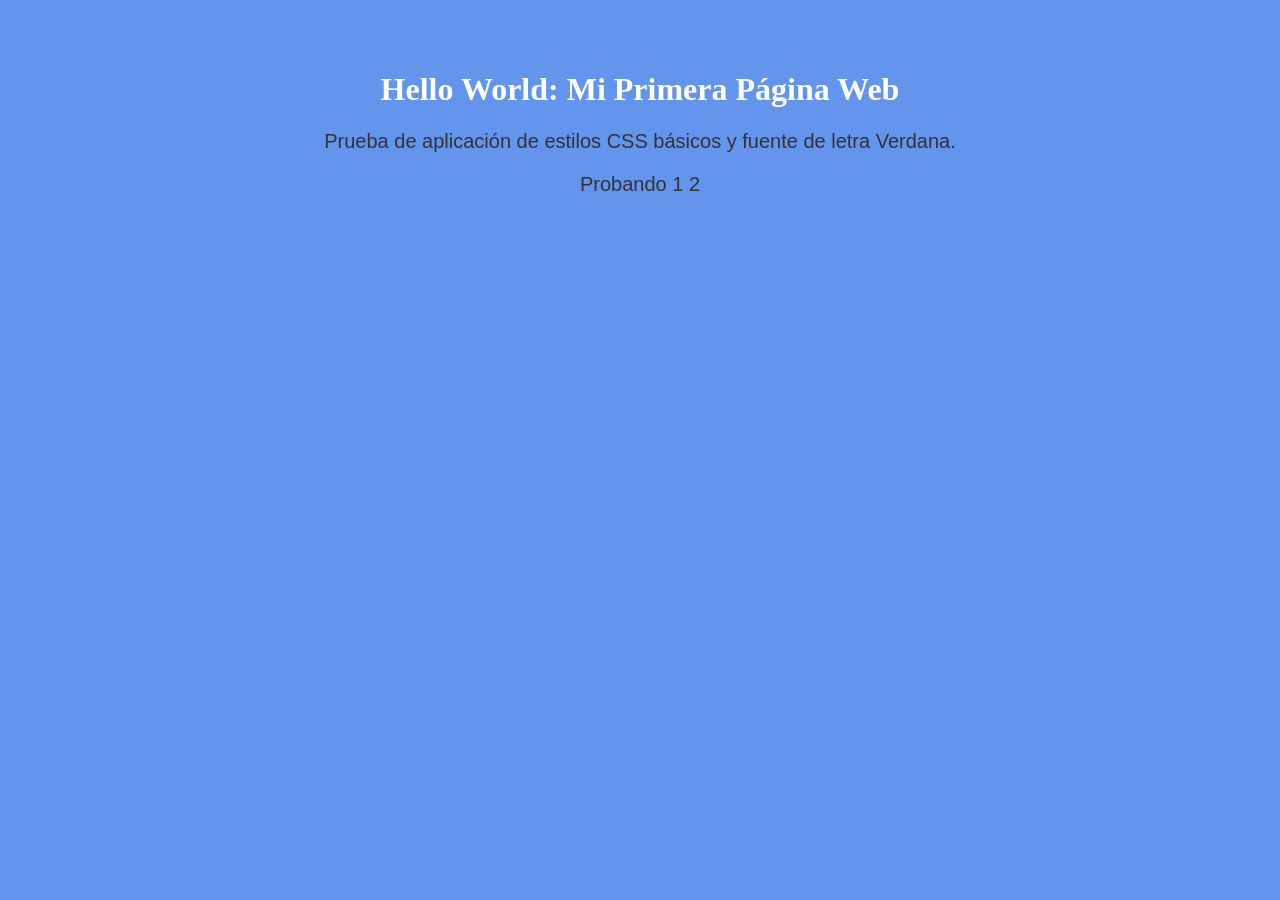
<file: practicas/practica01-helloworld/index.html>
<!DOCTYPE html>
<html lang="es">
<head>
	<meta charset="UTF-8">
	<meta name="viewport" content="width=device-width, initial-scale=1.0">
	<title>Práctica 01 | Hello World</title>
    <style>	
		body {
			background-color: #6495ED;
		}
		h1 {
			color: white;
			text-align: center;
			padding-top: 50px;
		}
		p {
			font-family: 'Verdana', sans-serif;
			font-size: 20px;
			color: #333333;
			text-align: center;
		}
	</style>
</head>
<body>
	<h1>Hello World: Mi Primera Página Web</h1>
	<p>Prueba de aplicación de estilos CSS básicos y fuente de letra Verdana.</p>
    <p>Probando 1 2</p>
</body>
</html>
</file>
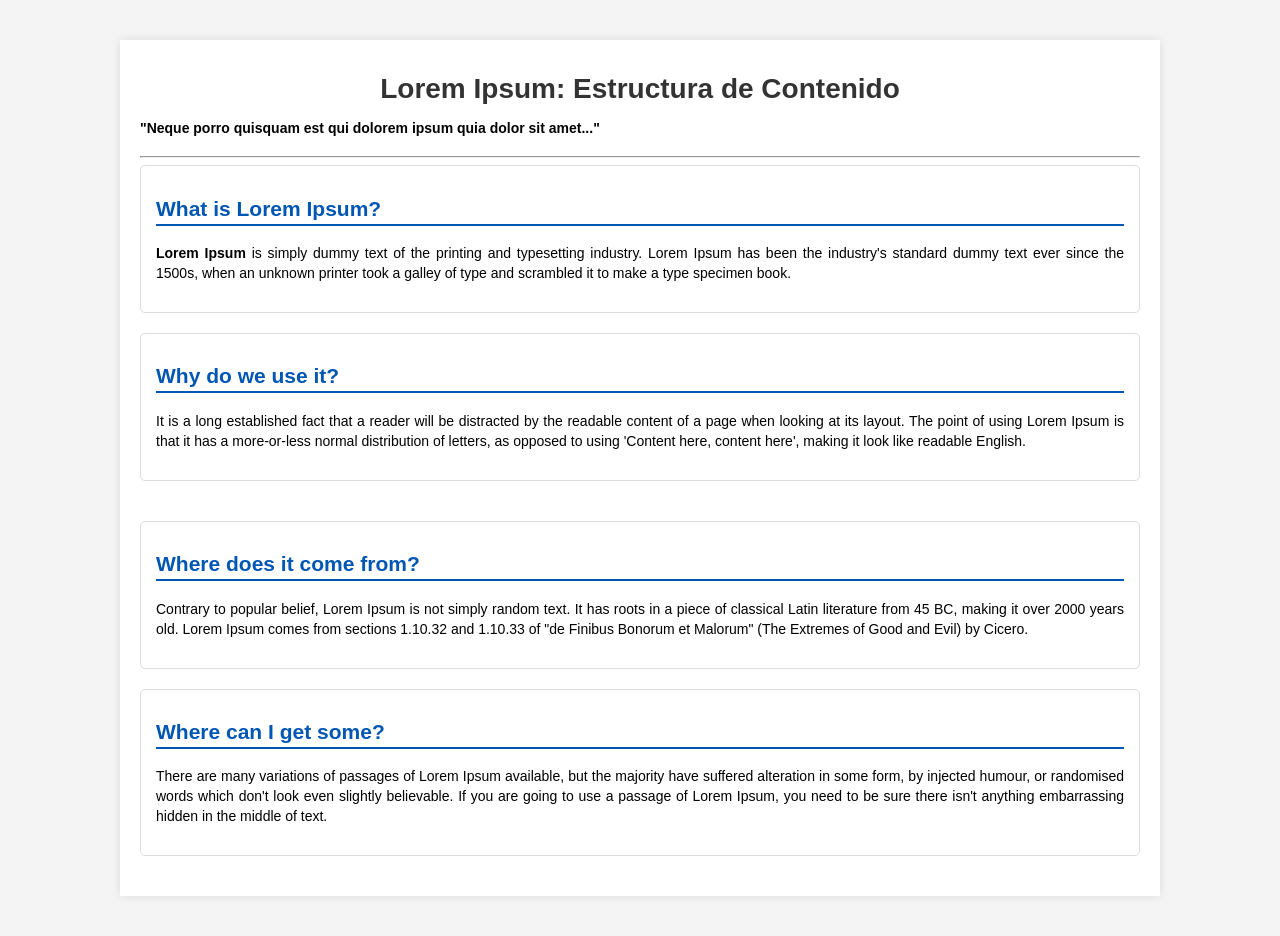
<file: practicas/practica02-lorelispum/index.html>
<!DOCTYPE html>
<html lang="es">
<head>
    <meta charset="UTF-8">
    <meta name="viewport" content="width=device-width, initial-scale=1.0">
    <title>Práctica 02 | Lorem Ipsum</title>
    <meta name="description" content="Estructura y estilos basados en el concepto de texto de relleno (Lorem Ipsum)." />
    <link rel="stylesheet" href="styles.css">
</head>
<body>
    <div id="Outer">
        <div id="Inner">
            <h1>Lorem Ipsum: Estructura de Contenido</h1>
            <h4>"Neque porro quisquam est qui dolorem ipsum quia dolor sit amet..."</h4>
            
            <hr />

            <div id="Content">
                <div id="Panes">
                    <div>
                        <h2>What is Lorem Ipsum?</h2>
                        <p><strong>Lorem Ipsum</strong> is simply dummy text of the printing and typesetting industry. Lorem Ipsum has been the industry's standard dummy text ever since the 1500s, when an unknown printer took a galley of type and scrambled it to make a type specimen book.</p>
                    </div>
                    <div>
                        <h2>Why do we use it?</h2>
                        <p>It is a long established fact that a reader will be distracted by the readable content of a page when looking at its layout. The point of using Lorem Ipsum is that it has a more-or-less normal distribution of letters, as opposed to using 'Content here, content here', making it look like readable English.</p>
                    </div>
                    <br />
                    <div>
                        <h2>Where does it come from?</h2>
                        <p>Contrary to popular belief, Lorem Ipsum is not simply random text. It has roots in a piece of classical Latin literature from 45 BC, making it over 2000 years old. Lorem Ipsum comes from sections 1.10.32 and 1.10.33 of "de Finibus Bonorum et Malorum" (The Extremes of Good and Evil) by Cicero.</p>
                    </div>
                    <div>
                        <h2>Where can I get some?</h2>
                        <p>There are many variations of passages of Lorem Ipsum available, but the majority have suffered alteration in some form, by injected humour, or randomised words which don't look even slightly believable. If you are going to use a passage of Lorem Ipsum, you need to be sure there isn't anything embarrassing hidden in the middle of text.</p>
                    </div>
                </div>
            </div>
        </div>
    </div>
</body>
</html>
</file>
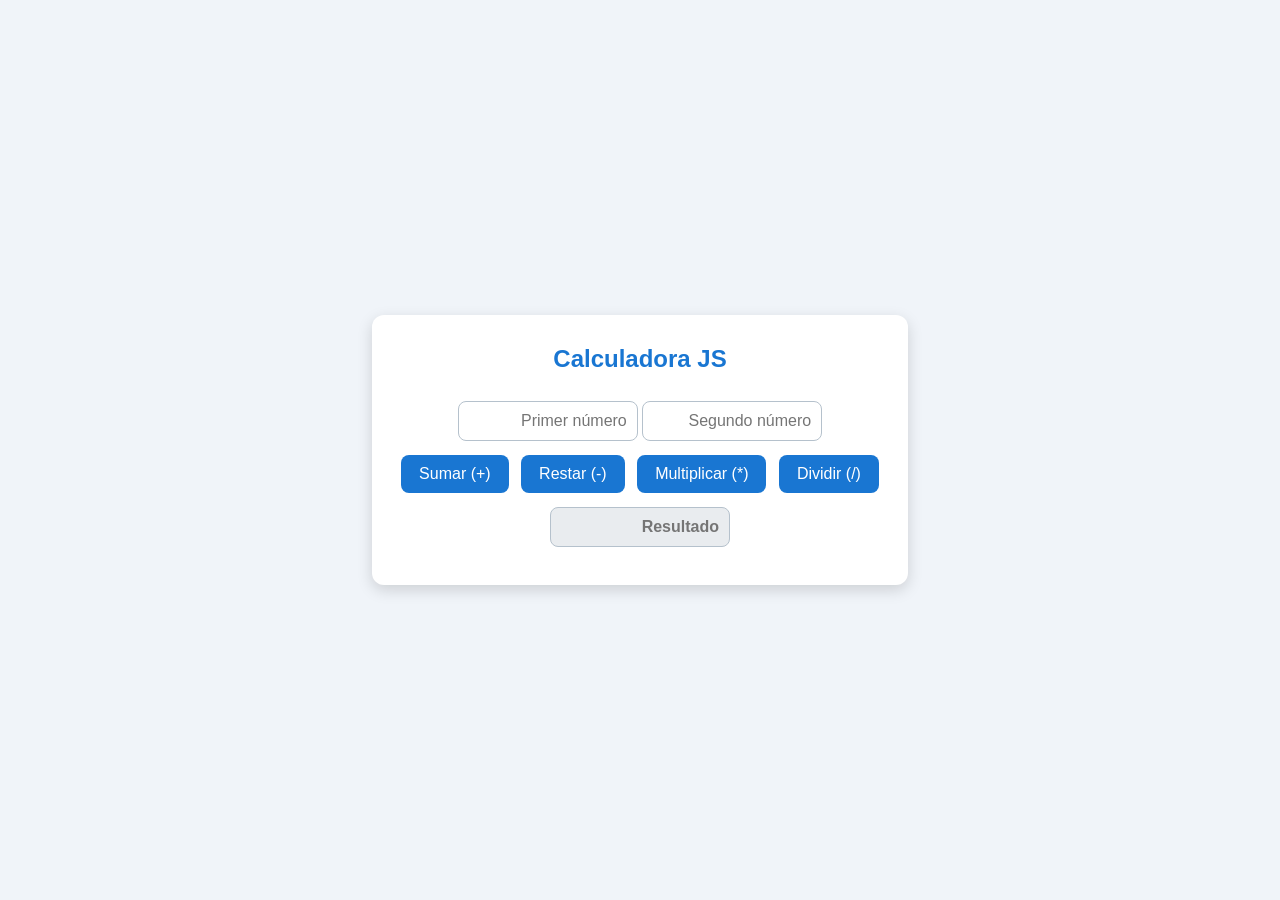
<file: practicas/practica03-calculadora/index.html>
<!DOCTYPE html>
<html lang="es">
<head>
    <meta charset="UTF-8">
    <meta name="viewport" content="width=device-width, initial-scale=1.0">
    <title>Práctica 03 | Calculadora Básica</title>
    <link rel="stylesheet" href="styles.css">
</head>
<body>
    <div class="calculadora">
        <h2>Calculadora JS</h2>
        <input type="text" id="num1" placeholder="Primer número" aria-label="Primer número">
        <input type="text" id="num2" placeholder="Segundo número" aria-label="Segundo número">
        <br>
        <button onclick="realizarOperacion('sumar')">Sumar (+)</button>
        <button onclick="realizarOperacion('restar')">Restar (-)</button>
        <button onclick="realizarOperacion('multiplicar')">Multiplicar (*)</button>
        <button onclick="realizarOperacion('dividir')">Dividir (/)</button>
        <br>
        <input type="text" id="resultado" placeholder="Resultado" disabled aria-label="Resultado">
    </div>
    <script src="main.js"></script>
</body>
</html>
</file>
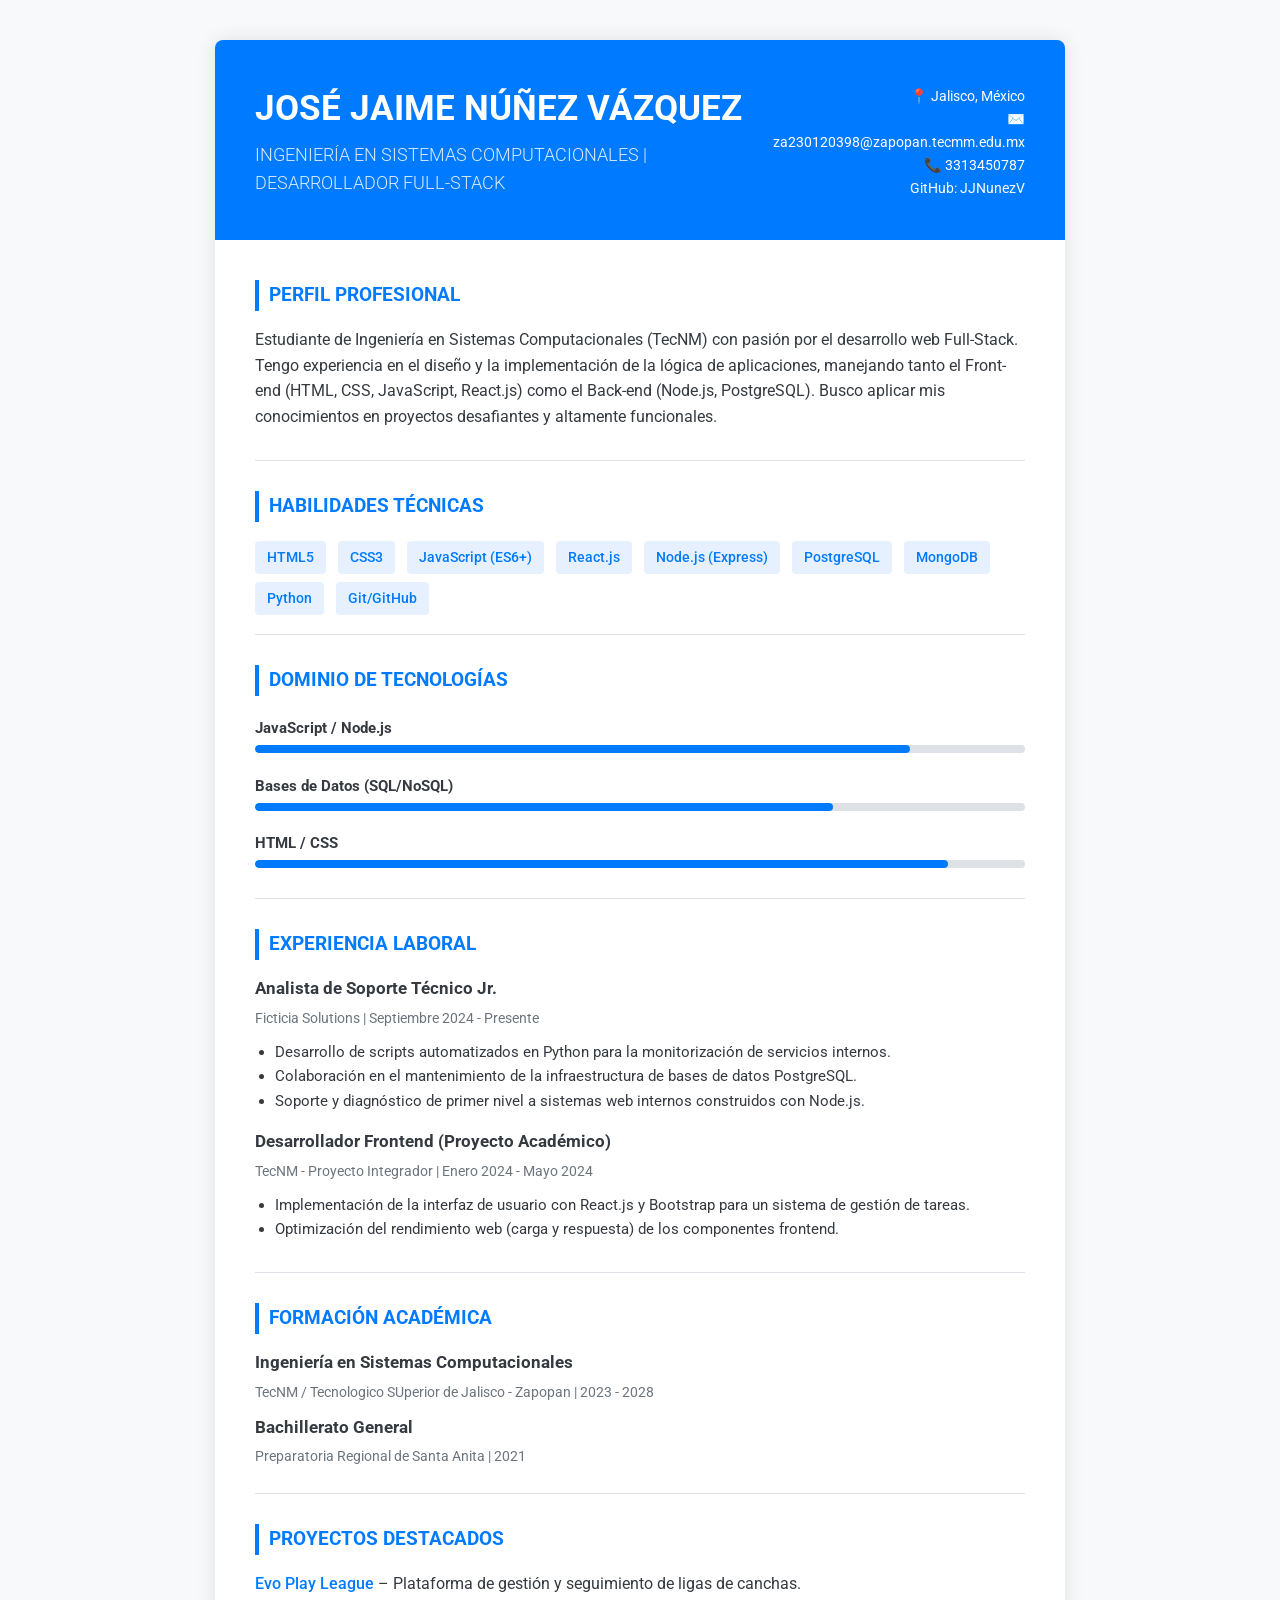
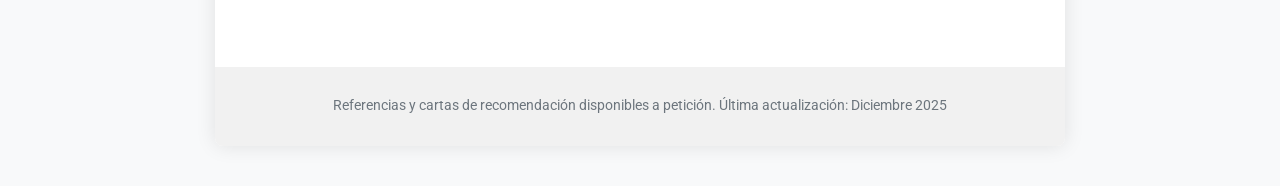
<file: practicas/practica05-cv/index.html>
<!DOCTYPE html>
<html lang="es">
<head>
	<meta charset="UTF-8">
	<meta name="viewport" content="width=device-width, initial-scale=1.0">
	<title>Currículum Vitae - José Jaime Núñez Vázquez | Desarrollador Full-Stack</title>
	<meta name="description" content="Currículum profesional en desarrollo de sistemas y full-stack">
	<link rel="stylesheet" href="styles.css">
    <link href="https://fonts.googleapis.com/css2?family=Roboto:wght@300;400;700&display=swap" rel="stylesheet">
</head>
<body>
    <div class="cv-container">
        
        <header class="header-section">
            <div class="profile-info">
                <h1>JOSÉ JAIME NÚÑEZ VÁZQUEZ</h1>
                <h2>INGENIERÍA EN SISTEMAS COMPUTACIONALES | DESARROLLADOR FULL-STACK</h2>
            </div>
            <address class="contact-info">
                <p>📍 Jalisco, México</p>
                <p>✉️ <a href="mailto:za230120398@zapopan.tecmm.edu.mx">za230120398@zapopan.tecmm.edu.mx</a></p>
                <p>📞 3313450787</p>
                <p><a href="https://github.com/JJNunezV" target="_blank">GitHub: JJNunezV</a></p>
            </address>
        </header>

        <main>
            <section id="perfil" class="main-content">
                <h3>PERFIL PROFESIONAL</h3>
                <p>
                    Estudiante de Ingeniería en Sistemas Computacionales (TecNM) con pasión por el desarrollo web Full-Stack. 
                    Tengo experiencia en el diseño y la implementación de la lógica de aplicaciones, manejando tanto el 
                    Front-end (HTML, CSS, JavaScript, React.js) como el Back-end (Node.js, PostgreSQL). 
                    Busco aplicar mis conocimientos en proyectos desafiantes y altamente funcionales.
                </p>
            </section>
            
            <section id="habilidades" class="main-content">
                <h3>HABILIDADES TÉCNICAS</h3>
                <div class="skill-tags">
                    <span>HTML5</span>
                    <span>CSS3</span>
                    <span>JavaScript (ES6+)</span>
                    <span>React.js</span>
                    <span>Node.js (Express)</span>
                    <span>PostgreSQL</span>
                    <span>MongoDB</span>
                    <span>Python</span>
                    <span>Git/GitHub</span>
                </div>
            </section>

            <section id="dominio-progreso" class="main-content">
                <h3>DOMINIO DE TECNOLOGÍAS</h3>
                <div class="progress-area">
                    <div class="progress-item">
                        <h4>JavaScript / Node.js</h4>
                        <div class="progress-bar-base"><div class="progress-bar-value" data-value="85"></div></div>
                    </div>
                    <div class="progress-item">
                        <h4>Bases de Datos (SQL/NoSQL)</h4>
                        <div class="progress-bar-base"><div class="progress-bar-value" data-value="75"></div></div>
                    </div>
                    <div class="progress-item">
                        <h4>HTML / CSS</h4>
                        <div class="progress-bar-base"><div class="progress-bar-value" data-value="90"></div></div>
                    </div>
                </div>
            </section>

            <section id="experiencia" class="main-content">
                <h3>EXPERIENCIA LABORAL</h3>
                <article>
                    <h4>Analista de Soporte Técnico Jr.</h4>
                    <p class="meta-info">Ficticia Solutions | Septiembre 2024 - Presente</p>
                    <ul>
                        <li>Desarrollo de scripts automatizados en Python para la monitorización de servicios internos.</li>
                        <li>Colaboración en el mantenimiento de la infraestructura de bases de datos PostgreSQL.</li>
                        <li>Soporte y diagnóstico de primer nivel a sistemas web internos construidos con Node.js.</li>
                    </ul>
                </article>
                <article>
                    <h4>Desarrollador Frontend (Proyecto Académico)</h4>
                    <p class="meta-info">TecNM - Proyecto Integrador | Enero 2024 - Mayo 2024</p>
                    <ul>
                        <li>Implementación de la interfaz de usuario con React.js y Bootstrap para un sistema de gestión de tareas.</li>
                        <li>Optimización del rendimiento web (carga y respuesta) de los componentes frontend.</li>
                    </ul>
                </article>
            </section>
            
            <section id="educacion" class="main-content">
                <h3>FORMACIÓN ACADÉMICA</h3>
                <div class="education-item">
                    <h4>Ingeniería en Sistemas Computacionales</h4>
                    <p class="meta-info">TecNM / Tecnologico SUperior de Jalisco - Zapopan | 2023 - 2028</p>
                </div>
                <div class="education-item">
                    <h4>Bachillerato General</h4>
                    <p class="meta-info">Preparatoria Regional de Santa Anita | 2021</p>
                </div>
            </section>
            
            <section id="proyectos" class="main-content">
                <h3>PROYECTOS DESTACADOS</h3>
                <ul>
                    <li><a href="https://github.com/JJNunezV/EvoPlay" target="_blank">Evo Play League</a> – Plataforma de gestión y seguimiento de ligas de canchas.</li>
                </ul>
            </section>

        </main>
        
        <footer class="footer-section">
            <p>Referencias y cartas de recomendación disponibles a petición. Última actualización: Diciembre 2025</p>
        </footer>
    </div>
    <script src="main.js"></script>
</body>
</html>
</file>
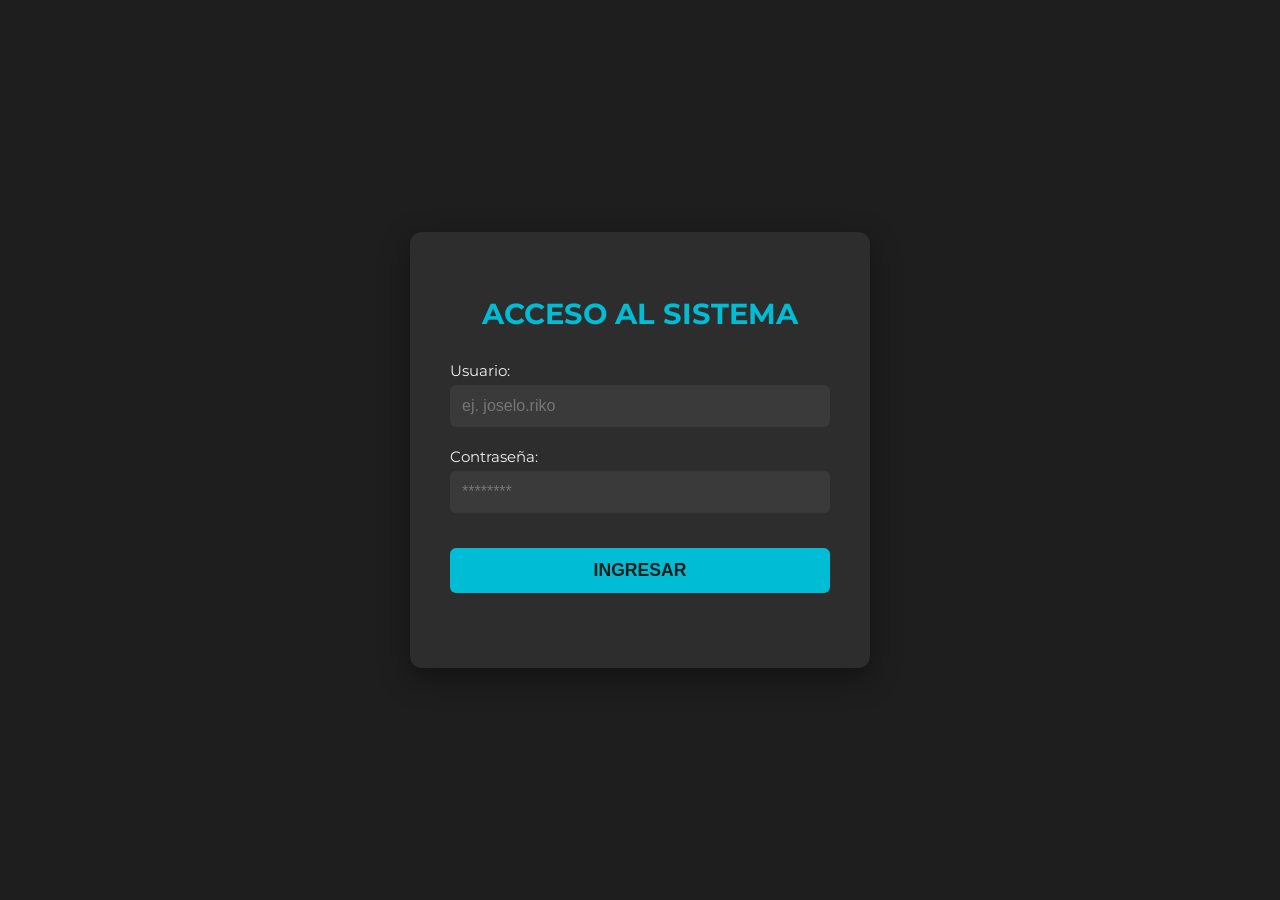
<file: practicas/practica10-loginHTML-JS/index.html>
<!DOCTYPE html>
<html lang="es">
<head>
    <meta charset="UTF-8">
    <meta name="viewport" content="width=device-width, initial-scale=1.0">
    <title>Práctica 10 | Acceso Seguro</title>
    <link rel="stylesheet" href="styles.css">
    <link href="https://fonts.googleapis.com/css2?family=Montserrat:wght@400;700&display=swap" rel="stylesheet">
</head>
<body>
    <div class="main-container">
        <div class="auth-card">
            <h2 class="card-title">ACCESO AL SISTEMA</h2>
            <form id="loginForm">
                <div class="input-group">
                    <label for="usuario">Usuario:</label>
                    <input type="text" id="usuario" placeholder="ej. joselo.riko" required aria-label="Usuario">
                </div>
                <div class="input-group">
                    <label for="contrasena">Contraseña:</label>
                    <input type="password" id="contrasena" placeholder="********" required aria-label="Contraseña">
                </div>
                <button type="submit" class="btn btn-primary">INGRESAR</button>
                <div id="mensajeError" class="error-message"></div>
            </form>
        </div>
    </div>
    <script src="login.js"></script>
</body>
</html>
</file>
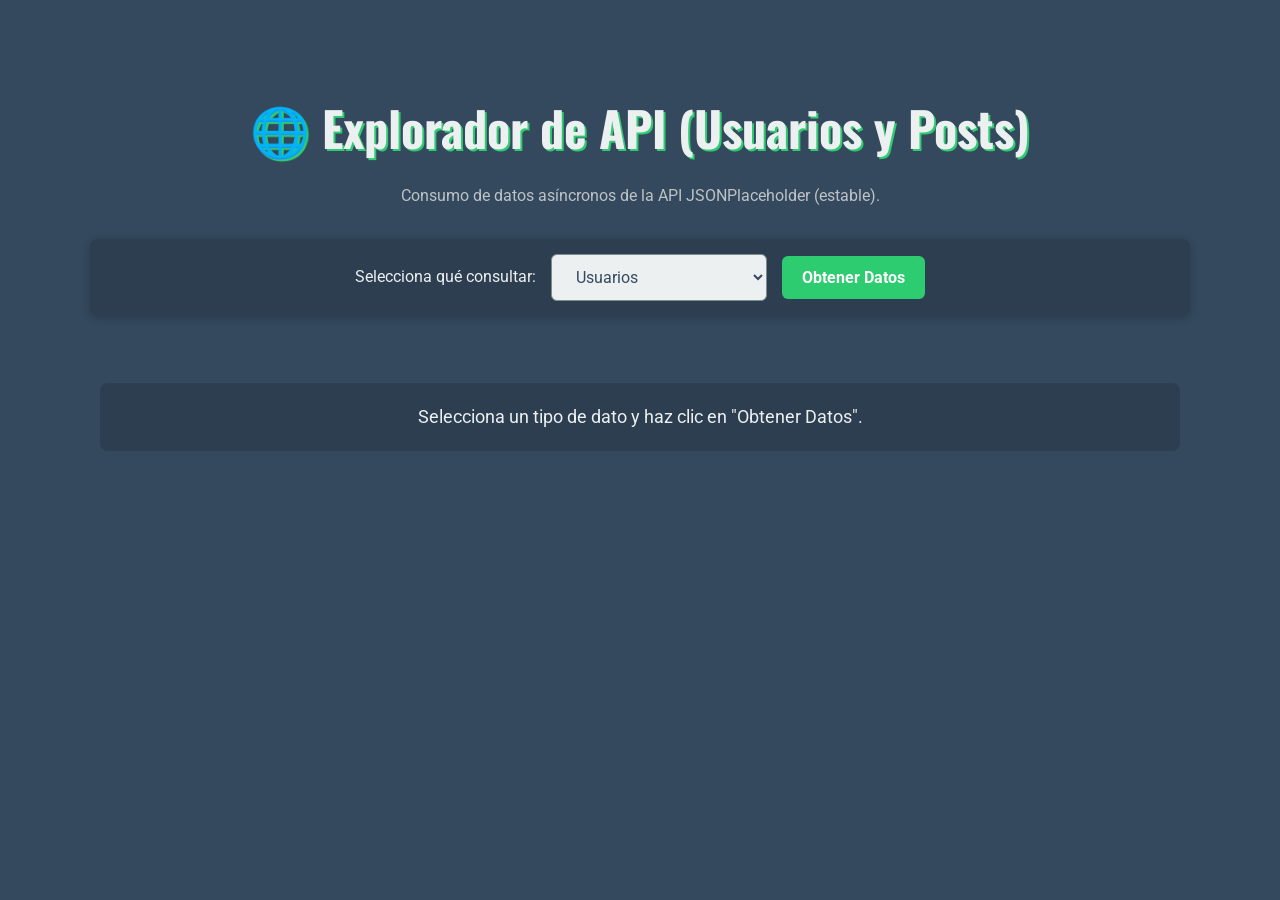
<file: practicas/practica11-API-Example/index.html>
<!DOCTYPE html>
<html lang="es">
<head>
    <meta charset="UTF-8" />
    <meta name="viewport" content="width=device-width, initial-scale=1.0" />
    <title>Práctica 11 | Explorador de API (JSONPlaceholder)</title>
    <link rel="stylesheet" href="styles.css" />
    <link href="https://fonts.googleapis.com/css2?family=Roboto:wght@300;400;700&family=Oswald:wght@500&display=swap" rel="stylesheet">
</head>
<body>
    <div class="main-wrapper">
        <header>
            <h1>🌐 Explorador de API (Usuarios y Posts)</h1>
            <p>Consumo de datos asíncronos de la API JSONPlaceholder (estable).</p>
        </header>

        <div class="controls-panel">
            <label for="tipo">Selecciona qué consultar:</label>
            <select id="tipo" aria-label="Seleccionar tipo de datos">
                <option value="users">Usuarios</option>
                <option value="posts">Publicaciones (Posts)</option>
            </select>
            <button id="obtener" class="btn">Obtener Datos</button>
        </div>

        <div id="resultado" class="results-container">
            <p class="initial-message">Selecciona un tipo de dato y haz clic en "Obtener Datos".</p>
        </div>
    </div>

    <script src="main.js"></script>
</body>
</html>
</file>
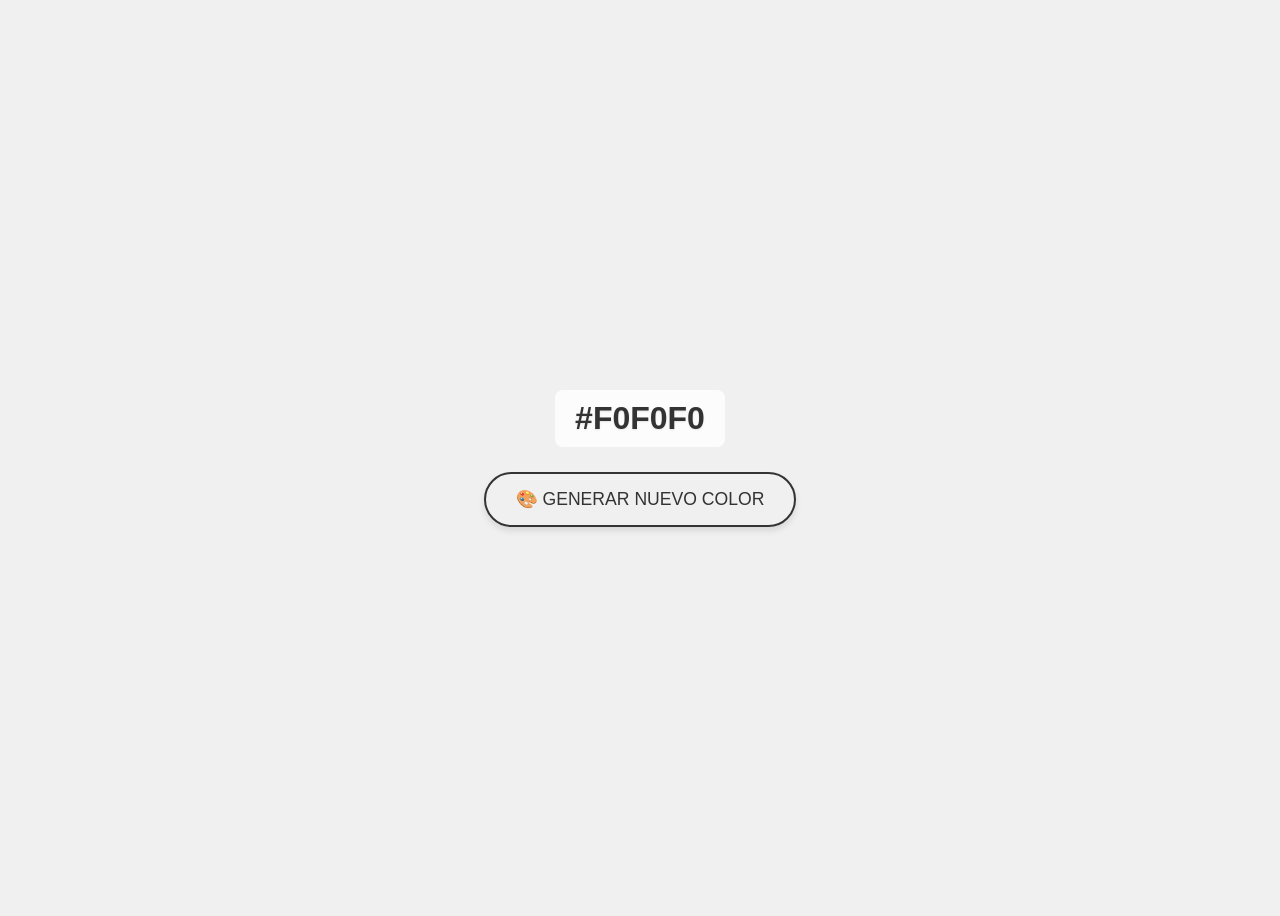
<file: practicas/practica09-complementosJS/background/index.html>
<!DOCTYPE html>
<html lang="es">
<head>
	<meta charset="UTF-8">
	<title>Cambiador de Fondo Hexadecimal</title>
	<style>
		body {
			font-family: 'Roboto', sans-serif;
			display: flex;
			flex-direction: column;
			justify-content: center;
			align-items: center;
			height: 100vh;
			transition: background-color 0.8s ease-in-out; 
			background-color: #f0f0f0; 
		}

		#color-hex {
			font-size: 2em;
			color: #333;
			margin-bottom: 25px;
			padding: 10px 20px;
			background: rgba(255, 255, 255, 0.8);
			border-radius: 8px;
			font-weight: bold;
			text-shadow: 0 1px 2px rgba(0,0,0,0.1);
		}

		button {
			padding: 15px 30px;
			font-size: 1.1em;
			border: 2px solid #333;
			border-radius: 50px; 
			background: transparent;
			color: #333;
			cursor: pointer;
			transition: all 0.3s ease;
			box-shadow: 0 4px 6px rgba(0,0,0,0.1);
		}

		button:hover {
			background: #333;
			color: #fff;
			transform: translateY(-2px);
			box-shadow: 0 6px 10px rgba(0,0,0,0.15);
		}
	</style>
</head>
<body>
	<span id="color-hex">#F0F0F0</span>
	<button id="btnCambiarFondo">🎨 GENERAR NUEVO COLOR</button>

	<script>
		const boton = document.getElementById("btnCambiarFondo");
		const displayHex = document.getElementById("color-hex");

		function colorAleatorio() {
			const letras = "0123456789ABCDEF";
			let color = "#";
			for (let i = 0; i < 6; i++) {
				color += letras[Math.floor(Math.random() * 16)];
			}
			return color;
		}

		boton.addEventListener("click", () => {
			const nuevoColor = colorAleatorio();
			document.body.style.backgroundColor = nuevoColor;
			displayHex.textContent = nuevoColor;
		});
	</script>
</body>
</html>
</file>
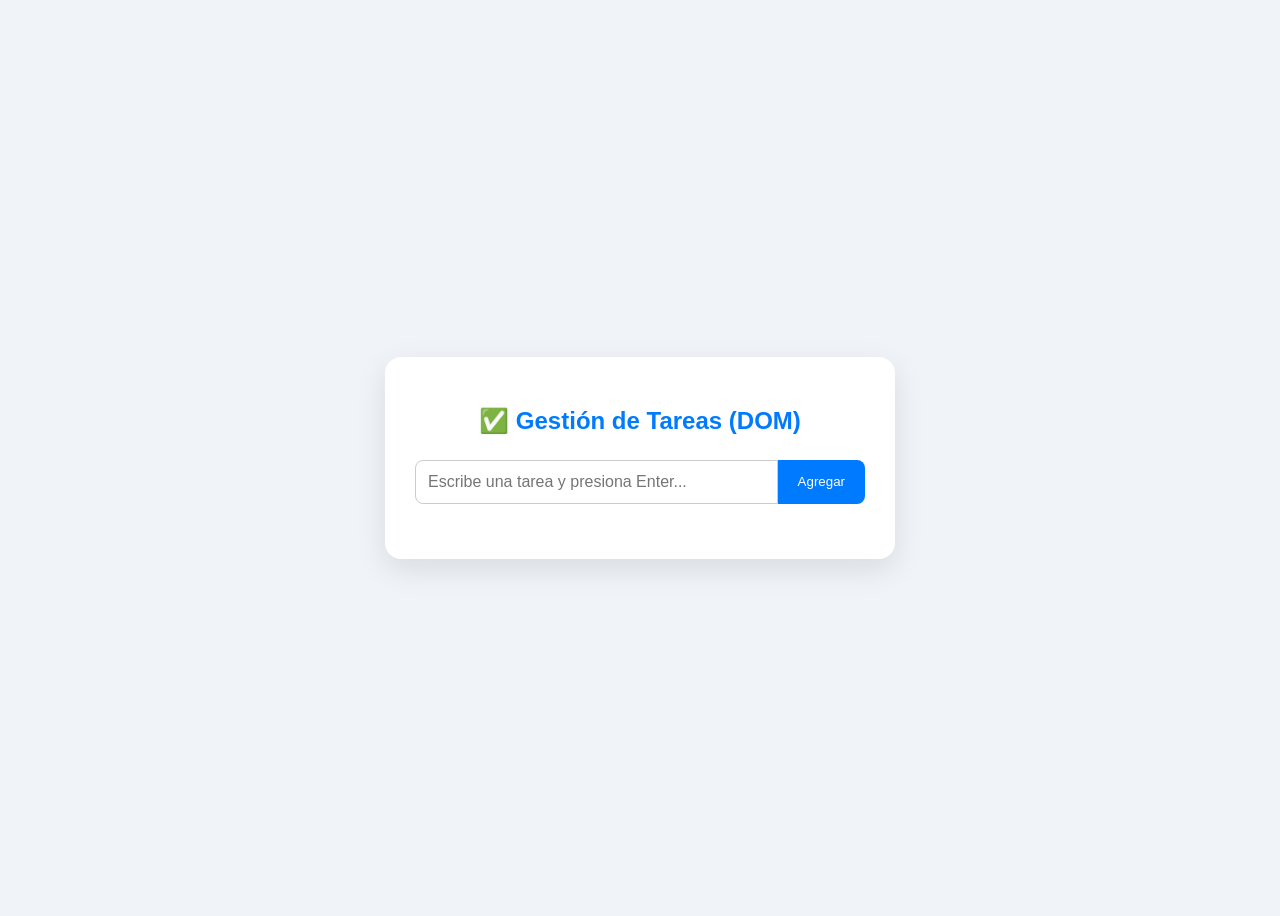
<file: practicas/practica09-complementosJS/checklist/index.html>
<!DOCTYPE html>
<html lang="es">
<head>
	<meta charset="UTF-8">
	<title>Lista de Tareas Interactivas (To-Do)</title>
	<style>
		body {
			font-family: 'Roboto', sans-serif;
			background: #f0f4f9;
			display: flex;
			justify-content: center;
			align-items: center;
			height: 100vh;
		}

		.todo-container {
			background: #fff;
			padding: 30px;
			border-radius: 16px;
			box-shadow: 0 10px 30px rgba(0,0,0,0.1);
			width: 450px;
			max-width: 90%;
		}

		h2 {
			text-align: center;
			color: #007bff;
			margin-bottom: 25px;
			font-weight: 700;
		}

		.input-group {
			display: flex;
			margin-bottom: 25px;
		}

		input {
			flex: 1;
			padding: 12px;
			border: 1px solid #ccc;
			border-radius: 8px 0 0 8px;
			font-size: 1em;
			outline: none;
		}

		button#agregarBtn {
			padding: 12px 20px;
			background: #007bff;
			color: #fff;
			border: none;
			border-radius: 0 8px 8px 0;
			cursor: pointer;
			transition: background 0.3s;
		}

		button#agregarBtn:hover {
			background: #0056b3;
		}

		ul {
			list-style: none;
			padding: 0;
		}

		li {
			display: flex;
			justify-content: space-between;
			align-items: center;
			background: #f7f9fc;
			margin-bottom: 10px;
			padding: 12px 15px;
			border-radius: 8px;
			transition: all 0.3s;
		}

		li.completed {
			text-decoration: line-through;
			color: #777;
			background: #d4edda;
			border-left: 5px solid #28a745;
		}

		.acciones button {
			margin-left: 8px;
			padding: 6px 10px;
			font-size: 0.9em;
			border-radius: 6px;
			border: none;
			color: white;
		}

		.btn-completar { background: #28a745; }
		.btn-completar:hover { background: #218838; }

		.btn-eliminar { background: #dc3545; }
		.btn-eliminar:hover { background: #c82333; }
	</style>
</head>
<body>
	<div class="todo-container">
		<h2>✅ Gestión de Tareas (DOM)</h2>
		<div class="input-group">
			<input type="text" id="nuevaTarea" placeholder="Escribe una tarea y presiona Enter...">
			<button id="agregarBtn">Agregar</button>
		</div>
		<ul id="listaTareas"></ul>
	</div>

	<script>
		const input = document.getElementById("nuevaTarea");
		const agregarBtn = document.getElementById("agregarBtn");
		const listaTareas = document.getElementById("listaTareas");

		function crearTareaElemento(texto) {
			const li = document.createElement("li");
			li.textContent = texto;

			const acciones = document.createElement("div");
			acciones.classList.add("acciones");

			// Botón completar
			const btnCompletar = document.createElement("button");
			btnCompletar.textContent = "✔";
			btnCompletar.classList.add("btn-completar");
			btnCompletar.addEventListener("click", () => {
				li.classList.toggle("completed");
			});

			// Botón eliminar
			const btnEliminar = document.createElement("button");
			btnEliminar.textContent = "🗑";
			btnEliminar.classList.add("btn-eliminar");
			btnEliminar.addEventListener("click", () => {
				listaTareas.removeChild(li);
			});

			acciones.appendChild(btnCompletar);
			acciones.appendChild(btnEliminar);
			li.appendChild(acciones);

			return li;
		}

		function agregarTarea() {
			const texto = input.value.trim();
			if (texto === "") return;

			listaTareas.appendChild(crearTareaElemento(texto));
			input.value = "";
			input.focus();
		}

		// Inicialización de eventos
		agregarBtn.addEventListener("click", agregarTarea);
		input.addEventListener("keypress", function(e) {
			if (e.key === "Enter") {
				agregarTarea();
			}
		});
	</script>
</body>
</html>
</file>
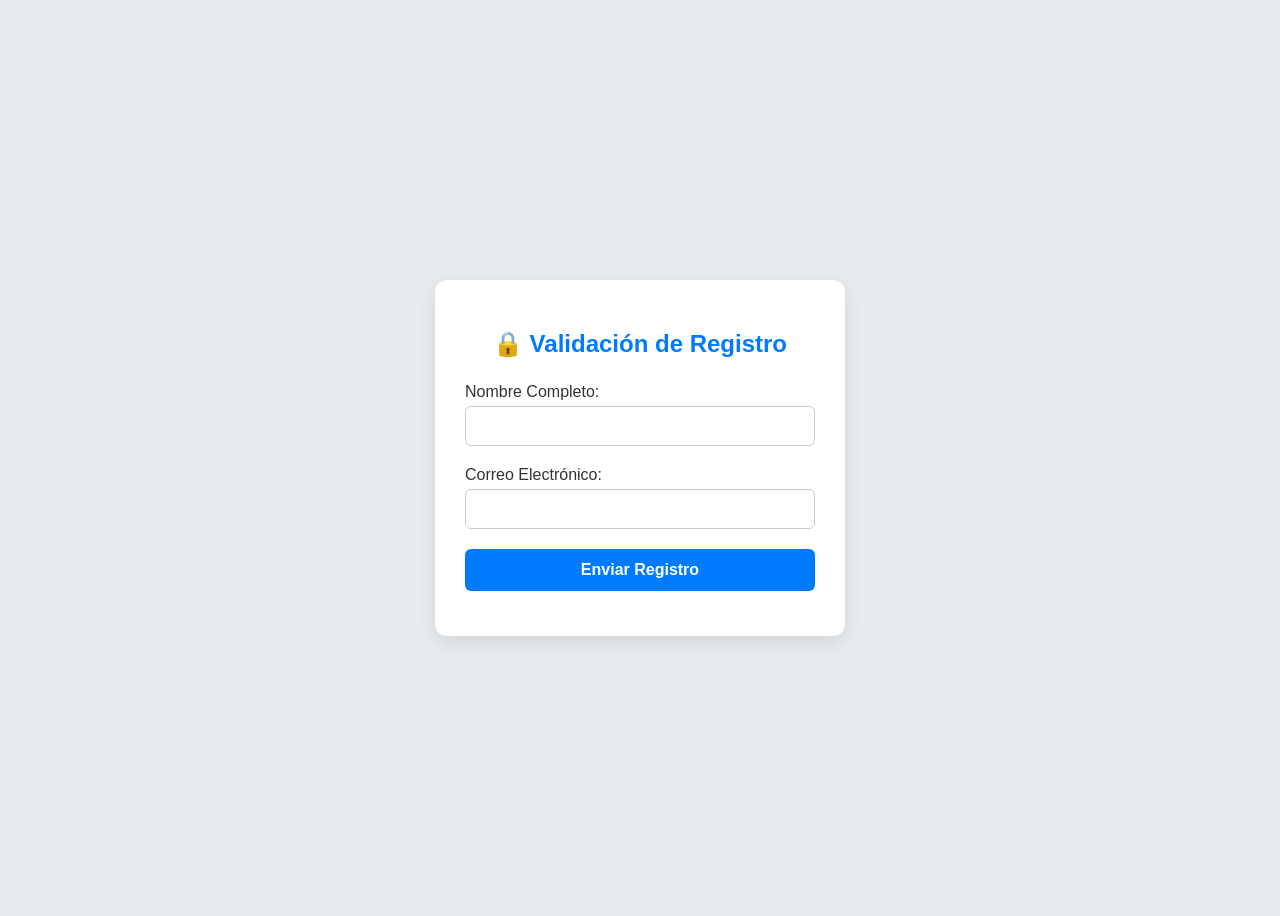
<file: practicas/practica09-complementosJS/validador/index.html>
<!DOCTYPE html>
<html lang="es">
<head>
	<meta charset="UTF-8">
	<title>Validador de Formulario Dinámico</title>
	<style>
		body {
			font-family: 'Roboto', sans-serif;
			background: #e9ecef;
			display: flex;
			justify-content: center;
			align-items: center;
			height: 100vh;
		}

		.form-container {
			background: #fff;
			padding: 30px;
			border-radius: 12px;
			box-shadow: 0 6px 20px rgba(0,0,0,0.1);
			width: 350px;
		}

		.form-container h2 {
			text-align: center;
			color: #007bff;
			margin-bottom: 25px;
			font-weight: 700;
		}

		.form-group {
			margin-bottom: 20px;
		}

		label {
			display: block;
			font-weight: 500;
			margin-bottom: 5px;
			color: #333;
		}

		input {
			width: 100%;
			padding: 10px;
			border: 1px solid #ccc;
			border-radius: 6px;
			box-sizing: border-box;
			font-size: 1em;
			transition: border-color 0.3s;
		}
		
		input.error-input {
			border-color: #dc3545; 
		}

		.error {
			color: #dc3545;
			font-size: 0.85em;
			margin-top: 5px;
			display: none;
		}

		button {
			width: 100%;
			padding: 12px;
			background: #007bff;
			color: #fff;
			border: none;
			border-radius: 6px;
			cursor: pointer;
			font-size: 1em;
			font-weight: 600;
			transition: background 0.3s;
		}

		button:hover {
			background: #0056b3;
		}

		.success {
			color: #28a745;
			font-size: 1em;
			margin-top: 15px;
			text-align: center;
			font-weight: 500;
		}
	</style>
</head>
<body>
	<div class="form-container">
		<h2>🔒 Validación de Registro</h2>
		<form id="miFormulario">
			<div class="form-group">
				<label for="nombre">Nombre Completo:</label>
				<input type="text" id="nombre">
				<div class="error" id="errorNombre">El campo nombre es obligatorio.</div>
			</div>

			<div class="form-group">
				<label for="correo">Correo Electrónico:</label>
				<input type="email" id="correo">
				<div class="error" id="errorCorreo">El formato del correo electrónico es incorrecto.</div>
			</div>

			<button type="submit">Enviar Registro</button>
			<div class="success" id="mensajeExito"></div>
		</form>
	</div>

	<script>
		const formulario = document.getElementById('miFormulario');
		const nombreInput = document.getElementById('nombre');
		const correoInput = document.getElementById('correo');
		const errorNombre = document.getElementById('errorNombre');
		const errorCorreo = document.getElementById('errorCorreo');
		const mensajeExito = document.getElementById('mensajeExito');

		function validarCampo(inputElement, errorElement, mensaje, regex = /.+/) {
			const esValido = regex.test(inputElement.value.trim());

			if (inputElement.value.trim() === '') {
				errorElement.textContent = "Este campo es obligatorio.";
				errorElement.style.display = 'block';
				inputElement.classList.add('error-input');
				return false;
			} else if (!esValido) {
				errorElement.textContent = mensaje;
				errorElement.style.display = 'block';
				inputElement.classList.add('error-input');
				return false;
			} else {
				errorElement.style.display = 'none';
				inputElement.classList.remove('error-input');
				return true;
			}
		}

		formulario.addEventListener('submit', function(e) {
			e.preventDefault(); 
			mensajeExito.textContent = '';

			const emailRegex = /^[^\s@]+@[^\s@]+\.[^\s@]+$/;

			const nombreValido = validarCampo(nombreInput, errorNombre, "El campo nombre es obligatorio.");
			const correoValido = validarCampo(correoInput, errorCorreo, "El formato del correo electrónico es incorrecto.", emailRegex);
			if (nombreValido && correoValido) {
				mensajeExito.textContent = 'Registro exitoso. Datos enviados al servidor ✅';

				nombreInput.value = '';
				correoInput.value = '';
				
			} else {
				mensajeExito.textContent = 'Por favor, corrige los errores del formulario.';
			}
		});
	</script>
</body>
</html>
</file>
<file: practicas/practica02-lorelispum/styles.css>
body, html {
    margin: 0;
    padding: 0;
    font-family: 'Open Sans', Arial, sans-serif;
    font-size: 14px;
    line-height: 20px;
    background-color: #f4f4f4; 
}

#Inner {
    max-width: 1000px;
    margin: 40px auto;
    padding: 20px;
    background-color: white;
    box-shadow: 0 0 10px rgba(0, 0, 0, 0.1);
}

h1 {
    text-align: center;
    color: #333;
}

h2 {
    color: #0056b3;
    border-bottom: 2px solid #0056b3;
    padding-bottom: 5px;
}

#Panes div {
    margin-bottom: 20px;
    padding: 15px;
    border: 1px solid #ddd;
    border-radius: 5px;
}

p {
    text-align: justify;
}
</file>
<file: practicas/practica03-calculadora/styles.css>
body {
    background: #f0f4f9;
    font-family: 'Segoe UI', Tahoma, Geneva, Verdana, sans-serif;
    display: flex;
    justify-content: center;
    align-items: center;
    height: 100vh;
    margin: 0;
}
.calculadora {
    background: #fff;
    padding: 30px 25px;
    border-radius: 12px;
    box-shadow: 0 5px 15px rgba(0,0,0,0.15); 
    text-align: center;
}
h2 {
    color: #1976d2;
    margin-top: 0;
    margin-bottom: 20px;
}
input[type="text"] {
    font-size: 16px;
    padding: 10px;
    margin: 8px 0;
    width: 90%; 
    max-width: 180px;
    border: 1px solid #b5c1cc;
    border-radius: 8px;
    text-align: right; 
    box-sizing: border-box;
}
#resultado {
    background-color: #e9ecef; 
    font-weight: bold;
    color: #333;
}
button {
    font-size: 16px;
    padding: 10px 18px;
    margin: 6px 4px;
    border: none;
    border-radius: 8px;
    background: #1976d2;
    color: #fff;
    cursor: pointer;
    transition: background 0.23s, transform 0.1s;
}
button:hover {
    background: #13599b;
}
button:active {
    transform: scale(0.98);
}
</file>
<file: practicas/practica05-cv/styles.css>
/* -- Variables y configuración general -- */
:root {
    --clr-primary: #007bff; 
    --clr-secondary: #6c757d; 
    --clr-background: #f8f9fa; 
    --clr-text-main: #343a40;
    --clr-border: #dee2e6;
    --clr-accent-light: #e6f0ff;
}

/* -- Reset y fuentes -- */
body {
    margin: 0;
    padding: 0;
    font-family: 'Roboto', sans-serif;
    background: var(--clr-background);
    color: var(--clr-text-main);
    line-height: 1.6;
}

.cv-container {
    max-width: 850px;
    margin: 40px auto;
    background: #ffffff;
    box-shadow: 0 0 20px rgba(0, 0, 0, 0.1);
    border-radius: 8px;
    overflow: hidden;
}

/* --- Header y Contacto --- */
.header-section {
    background: var(--clr-primary);
    color: white;
    padding: 40px;
    display: flex;
    justify-content: space-between;
    align-items: flex-start;
}

.header-section h1 {
    font-size: 2.2rem;
    font-weight: 700;
    margin: 0 0 5px 0;
}

.header-section h2 {
    font-size: 1.1rem;
    font-weight: 300;
    margin: 0;
    color: rgba(255, 255, 255, 0.85);
}

.contact-info {
    font-style: normal;
    font-size: 0.9rem;
    text-align: right;
    margin-top: 5px;
}

.contact-info p {
    margin: 0;
}

.contact-info a {
    color: white;
    text-decoration: none;
    font-weight: 400;
}
.contact-info a:hover {
    text-decoration: underline;
}

/* --- Contenido Principal --- */
main {
    padding: 40px;
}

.main-content {
    margin-bottom: 30px;
    padding-bottom: 15px;
    border-bottom: 1px solid var(--clr-border);
}

.main-content:last-child {
    border-bottom: none;
    padding-bottom: 0;
}

.main-content h3 {
    font-size: 1.2rem;
    color: var(--clr-primary);
    border-left: 4px solid var(--clr-primary);
    padding-left: 10px;
    margin: 0 0 15px 0;
    font-weight: 700;
}

/* --- Habilidades (Tags) --- */
.skill-tags {
    margin-top: 10px;
}

.skill-tags span {
    display: inline-block;
    background: var(--clr-accent-light);
    color: var(--clr-primary);
    padding: 5px 12px;
    border-radius: 4px;
    margin: 4px 8px 4px 0;
    font-size: 0.9rem;
    font-weight: 500;
}

/* --- Experiencia y Educación --- */
.meta-info {
    color: var(--clr-secondary);
    font-size: 0.9rem;
    margin: 0 0 10px 0;
}

#experiencia h4, #educacion h4 {
    font-size: 1.05rem;
    color: var(--clr-text-main);
    margin: 0 0 5px 0;
}

#experiencia ul {
    list-style: disc;
    padding-left: 20px;
    margin-top: 5px;
    font-size: 0.95rem;
}

/* --- Proyectos --- */
#proyectos ul {
    list-style: none;
    padding: 0;
}
#proyectos li {
    margin-bottom: 8px;
}
#proyectos a {
    color: var(--clr-primary);
    text-decoration: none;
    font-weight: 500;
}
#proyectos a:hover {
    text-decoration: underline;
}

/* --- Barras de Progreso (Dominio de Tecnologías) --- */
.progress-item {
    margin-bottom: 15px;
}

.progress-item h4 {
    font-size: 0.95rem;
    margin-bottom: 5px;
    color: var(--clr-text-main);
}

.progress-bar-base {
    height: 8px;
    background: var(--clr-border);
    border-radius: 4px;
    overflow: hidden;
}

.progress-bar-value {
    height: 100%;
    background: var(--clr-primary);
    width: 0%; 
    border-radius: 4px;
    transition: width 1s ease-out; 
}

/* --- Footer --- */
.footer-section {
    background: #f1f1f1;
    text-align: center;
    padding: 15px;
    font-size: 0.85rem;
    color: var(--clr-secondary);
}

/* --- Responsive (Asegura que el header se adapte en móviles) --- */
@media (max-width: 600px) {
    .cv-container {
        margin: 0;
        border-radius: 0;
        box-shadow: none;
    }
    .header-section {
        flex-direction: column;
        align-items: flex-start;
        padding: 30px 20px;
    }
    .contact-info {
        text-align: left;
        margin-top: 20px;
    }
    .main-content h3 {
        font-size: 1.1rem;
    }
    main {
        padding: 20px;
    }
}
</file>
<file: practicas/practica10-loginHTML-JS/styles.css>
/* --- Variables --- */
:root {
    --clr-dark-bg: #1e1e1e;
    --clr-card-bg: #2d2d2d;
    --clr-text-light: #f0f0f0;
    --clr-accent: #00bcd4;
    --clr-error: #ff5722;
    --clr-success: #4caf50;
    --font-primary: 'Montserrat', sans-serif;
}

/* --- Base y Contenedor --- */
body {
    font-family: var(--font-primary);
    background: var(--clr-dark-bg);
    margin: 0;
    padding: 0;
    display: flex;
    justify-content: center;
    align-items: center;
    min-height: 100vh;
}

.main-container {
    padding: 20px;
}

.auth-card, .profile-card {
    width: 380px;
    background: var(--clr-card-bg);
    padding: 40px;
    border-radius: 12px;
    box-shadow: 0 10px 30px rgba(0, 0, 0, 0.4);
    color: var(--clr-text-light);
}

.card-title {
    text-align: center;
    color: var(--clr-accent);
    margin-bottom: 30px;
    font-size: 1.8rem;
    font-weight: 700;
}

/* --- Formulario --- */
.input-group {
    margin-bottom: 20px;
}

.input-group label {
    display: block;
    margin-bottom: 5px;
    font-size: 0.95rem;
    color: var(--clr-text-light);
}

input[type="text"], input[type="password"] {
    width: 100%;
    padding: 12px;
    border: none;
    background: #3a3a3a;
    color: var(--clr-text-light);
    border-radius: 6px;
    font-size: 16px;
    box-sizing: border-box;
    transition: all 0.3s;
}

input[type="text"]:focus, input[type="password"]:focus {
    outline: 2px solid var(--clr-accent);
    background: #444;
}

/* --- Botones --- */
.btn {
    width: 100%;
    padding: 12px;
    border: none;
    border-radius: 6px;
    font-size: 1.1rem;
    font-weight: 700;
    cursor: pointer;
    transition: background 0.3s, transform 0.1s;
    margin-top: 15px;
}

.btn-primary {
    background: var(--clr-accent);
    color: var(--clr-dark-bg);
}
.btn-primary:hover {
    background: #00e0f0;
}

.btn-secondary {
    background: #555;
    color: var(--clr-text-light);
}
.btn-secondary:hover {
    background: #666;
}

/* --- Mensajes de Error --- */
.error-message {
    color: var(--clr-error);
    margin-top: 15px;
    font-size: 0.9rem;
    height: 20px; /* Previene CLS */
}

/* --- Perfil --- */
.profile-card {
    text-align: center;
}
.profile-content {
    margin-top: 20px;
    padding: 20px;
    background: #3a3a3a;
    border-radius: 8px;
    text-align: left;
}
.profile-content p {
    margin: 5px 0;
    color: #bdbdbd;
}
#nombreUsuario {
    color: var(--clr-accent);
    font-weight: 700;
}
.status-badge {
    display: inline-block;
    background: var(--clr-success);
    color: var(--clr-dark-bg);
    padding: 4px 10px;
    border-radius: 4px;
    font-size: 0.8rem;
    font-weight: 700;
    margin-bottom: 15px;
}
</file>
<file: practicas/practica11-API-Example/styles.css>
/* --- Variables y Configuración General --- */
:root {
    --clr-accent: #2ecc71; /* Verde esmeralda (estabilidad) */
    --clr-dark: #34495e; /* Fondo oscuro (profesional) */
    --clr-text-light: #ecf0f1;
    --clr-card-bg: #FFFFFF;
    --clr-error: #e74c3c;
}

body {
    font-family: 'Roboto', sans-serif;
    background-color: var(--clr-dark);
    color: var(--clr-text-light);
    text-align: center;
    padding: 20px;
    line-height: 1.6;
}

.main-wrapper {
    max-width: 1100px;
    margin: 0 auto;
    background: #34495e;
    padding: 30px;
    border-radius: 12px;
}

/* --- Títulos y Controles --- */
h1 {
    font-family: 'Oswald', sans-serif;
    color: var(--clr-text-light);
    text-shadow: 2px 2px var(--clr-accent);
    font-size: 3rem;
    margin-bottom: 5px;
}

header p {
    color: #bdc3c7;
    margin-bottom: 30px;
}

.controls-panel {
    margin: 20px 0 40px;
    padding: 15px;
    background: #2c3e50;
    border-radius: 8px;
    display: flex;
    justify-content: center;
    align-items: center;
    gap: 15px;
    box-shadow: 0 2px 10px rgba(0, 0, 0, 0.2);
}

select, .btn {
    padding: 12px 20px;
    font-size: 1rem;
    border-radius: 6px;
    border: 1px solid #7f8c8d;
    font-family: 'Roboto', sans-serif;
}

select {
    background-color: #ecf0f1;
    color: var(--clr-dark);
}

.btn {
    background-color: var(--clr-accent);
    color: white;
    cursor: pointer;
    border: none;
    font-weight: 700;
    transition: background-color 0.3s, transform 0.1s;
}

.btn:hover {
    background-color: #27ae60;
    transform: translateY(-2px);
}

/* --- Contenedor de Resultados --- */
.results-container {
    margin-top: 2rem;
    padding: 10px;
    min-height: 100px;
}

.grid-view {
    display: grid;
    grid-template-columns: repeat(auto-fit, minmax(300px, 1fr));
    gap: 25px;
    text-align: left;
}

/* --- Tarjetas de Datos --- */
.card {
    background: var(--clr-card-bg);
    border-left: 5px solid var(--clr-accent);
    border-radius: 8px;
    padding: 20px;
    box-shadow: 0 4px 12px rgba(0,0,0,0.15);
    color: #333;
    transition: transform 0.3s;
}

.card:hover {
    transform: translateY(-5px);
    box-shadow: 0 8px 20px rgba(0, 0, 0, 0.25);
}

.card h3 {
    color: var(--clr-accent);
    font-family: 'Oswald', sans-serif;
    font-size: 1.5rem;
    margin-top: 0;
    margin-bottom: 10px;
}

.card p {
    font-size: 0.95rem;
    margin: 5px 0;
}

.card a {
    color: var(--clr-accent);
}

/* --- Mensajes de Estado --- */
.initial-message, .loading-message, .error-message {
    font-size: 1.1rem;
    padding: 20px;
    border-radius: 8px;
    text-align: center;
    color: #ecf0f1;
    background: #2c3e50;
}

.error-message {
    color: var(--clr-error);
    background: #fadbd8;
    border: 1px solid #e74c3c;
}

/* --- Responsividad --- */
@media (max-width: 600px) {
    .controls-panel {
        flex-direction: column;
        gap: 10px;
    }
    select, .btn {
        width: 100%;
    }
    h1 {
        font-size: 2.2rem;
    }
}
</file>
